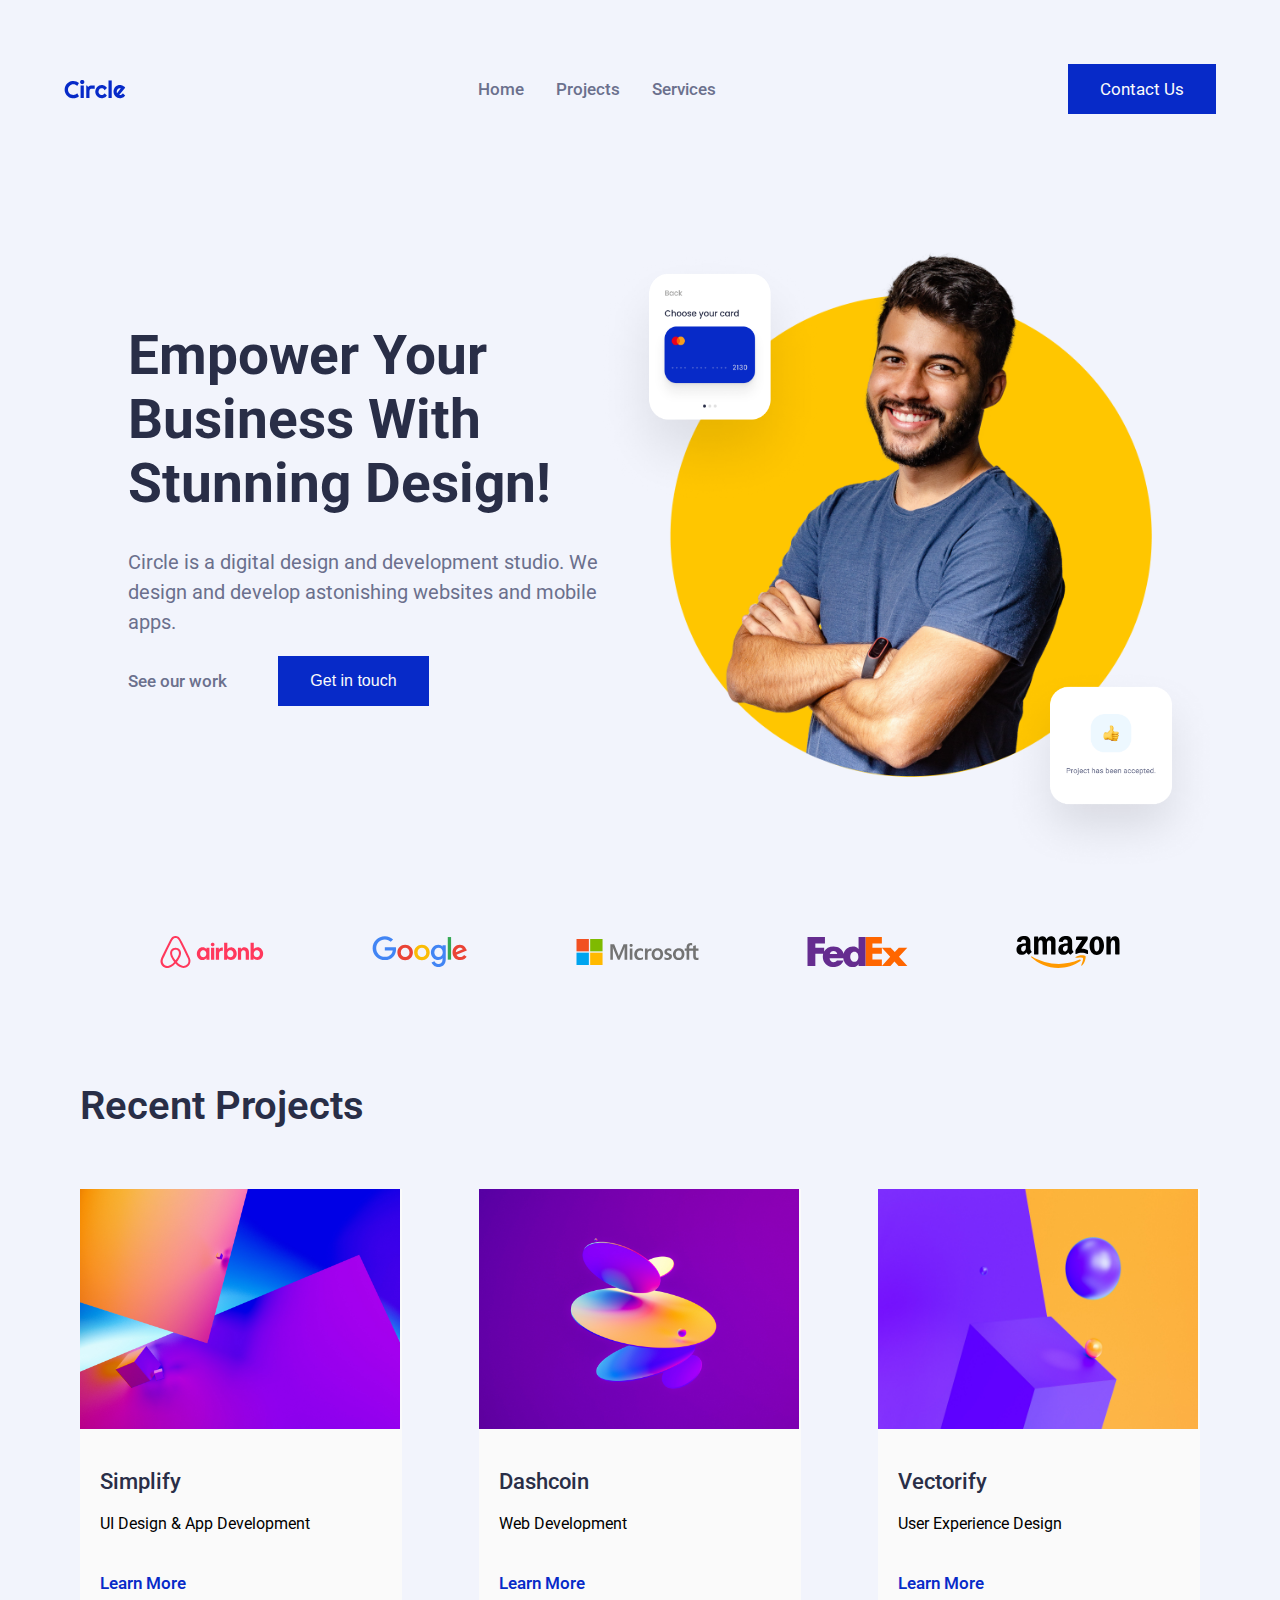
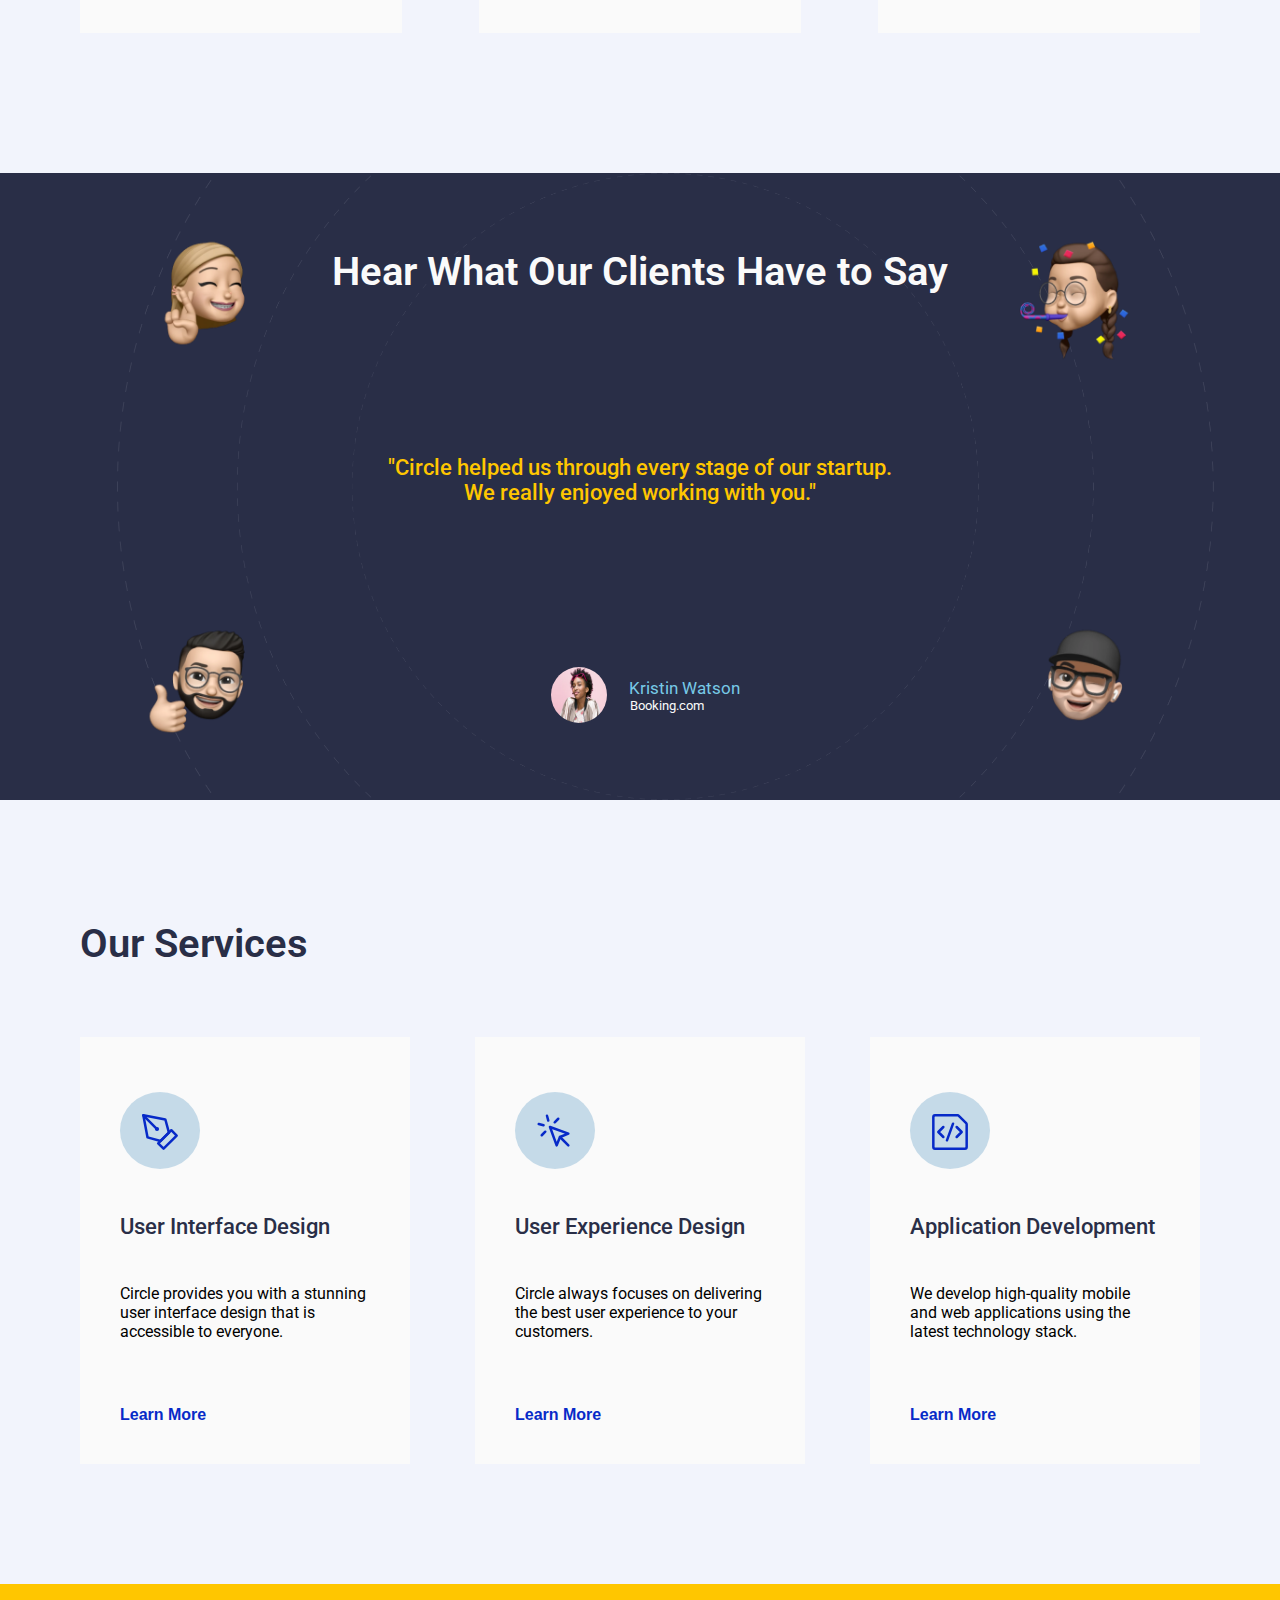
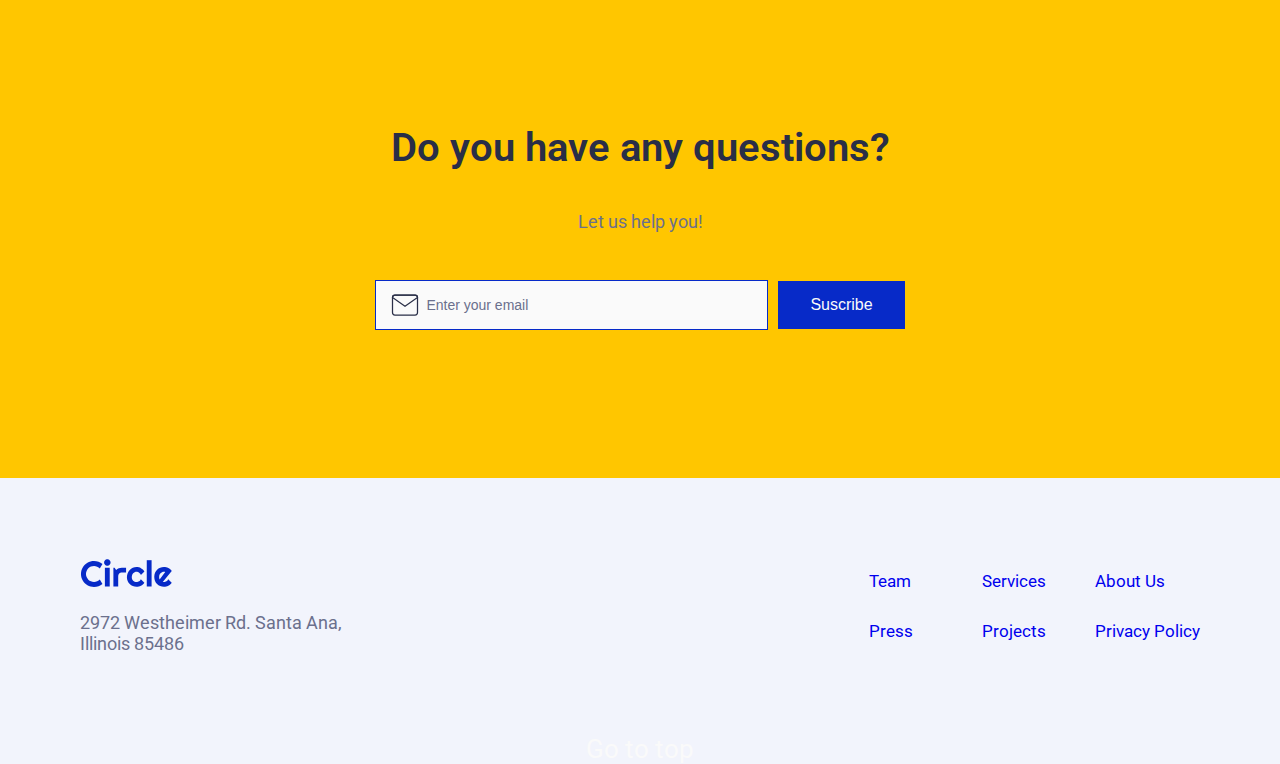
<file: index.html>
<!DOCTYPE html>
<html lang="en">
  <head>
    <meta charset="UTF-8" />
    <meta http-equiv="X-UA-Compatible" content="IE=edge" />
    <meta name="viewport" content="width=device-width, initial-scale=1.0" />
    <title>Circle Agency</title>
    <link rel="stylesheet" href="./resources/styles/style.css" />
  </head>
  <body>
    <header>
      <!-- ------------------- NAV BAR ---------------- -->
      <nav>
        <div id="circlenav">
        <img src="./resources/images/logos/circle.svg" alt="Circle logo">
        </div>
        <div id="navlist">
          <ul class="nav-menu">
            <li><a class="home" href="./index.html">Home</a></li>
            <br>
           <li><a href="#section3">Projects</a></li>
            <br>
            <li><a href="#section5">Services</a></li>
          </ul>
        </div>
        <div class="hamburguer">
          <span class="bar"></span>
          <span class="bar"></span>
          <span class="bar"></span>
        </div>
        <a class="contactus" href="./contact-us.html">Contact Us</a>
      </nav>
    </header>
   <!-----------section1---------->
    <section id="section1">
      <div id="sec1text">
        <h1>Empower Your Business With Stunning Design!</h1>
        <br>
        <p class="greytext">Circle is a digital design and development studio. We design and develop astonishing websites and mobile apps.</p>
        <br>
        <div id="buttons">
          <p class="seeourwork"> See our work
          </p>
          <button class="getintouch">Get in touch</button>
        </div>
      </div>
      <div id="images-3">
        <img class="card1" src="./resources/images/hero-section/card-1.png" alt="">

        <img class="img1" src="./resources/images/hero-section/hero-image.png" alt="foto chico">
        
        <img class="card2" src="./resources/images/hero-section/card-2.png" alt="">
      </div>
    </section>
    <!-----------section2---------->
    <section id="section2">
      <div class="logos">
        <div><img src="./resources/images/logos/airbnb-logo.svg" alt="logo airbnb"></div>
        <div><img src="./resources/images/logos/google-logo.svg" alt="logo google"></div>
        <div><img src="./resources/images/logos/microsoft-logo.svg" alt="logo microsoft"></div>
        <div><img src="./resources/images/logos/fedex-logo.svg" alt="logo fedEx"></div>
        <div><img src="./resources/images/logos/amazon-logo.svg" alt="logo amazon"></div>
      </div>
    </section>
    <!-----------section3---------->
    <section id="section3">
      <h2>Recent Projects</h2>
      <div id="recent-projects">
        <div id="box1">
          <img src="./resources/images/projects-section/1.jpg" alt="imgpro1">
          <div id="text1" class="text-projects">
            <h3>Simplify</h3>
            <p>UI Design & App Development</p>
            <a class="learnmore" href="./project.html">Learn More</a>
          </div>
        </div>
        <div id="box1">
            <img src="./resources/images/projects-section/2.jpg" alt="imgpro2">
          <div id="text2" class="text-projects">
           <h3>Dashcoin</h3>
           <p>Web Development</p>
           <a class="learnmore" href="./project.html">Learn More</a>
          </div>
        </div>
        <div id="box1">
           <img src="./resources/images/projects-section/3.jpg" alt="imgpro3">
          <div id="text3" class="text-projects">
            <h3>Vectorify</h3>
            <p>User Experience Design</p>
            <a class="learnmore" href="./project.html">Learn More</a>
          </div>
        </div>
      </div>
    </section>
      
    <!-- HASTA AQUÍ AINA -->
    <!-----------section4---------->
    <section class="section4" >
      <div class="container4">
        <h2>Hear What Our Clients Have to Say</h2>
        <h3>"Circle helped us through every stage of our startup. <br>
          We really enjoyed working with you."</h3>
      <div>
        <img src="./resources/images/testimonial-section/profile.png" alt="fotoKristen">
        <div class="TestimonialName">
          <h4>Kristin Watson</h4>
          <div>Booking.com</div>
        </div>
      </div>
    </div>
    <span><div class ="containerimg">
      <img src="./resources/images/testimonial-section/memoji-1.png" alt="memoji1">
      <img src="./resources/images/testimonial-section/memoji-2.png" alt="memoji2">
      <img src="./resources/images/testimonial-section/memoji-3.png" alt="memoji3">
      <img src="./resources/images/testimonial-section/memoji-4.png" alt="memoji4">
    </div></span>
    </section>
    <!-----------section5---------->
    <section id="section5">
      <h2>Our Services</h2>
      <div class="container5">
        <div>
          <div id= "k67">
          <img src="./resources/images/services-section/icons/1.svg" alt="icono 1">
          </div>
          <h3>User Interface Design</h3>
          <p>Circle provides you with a stunning user interface design that is accessible to everyone.</p>
          <button>Learn More</button>
        </div>
        <div>
          <div id= "k67">
          <img src="./resources/images/services-section/icons/2.svg" alt="icono 2">
         </div>
          <h3>User Experience Design</h3>
          <p>Circle always focuses on delivering the best user experience to your customers.</p>
          <button>Learn More</button>
        </div>
        <div>
          <div id= "k67">
          <img src="./resources/images/services-section/icons/3.svg" alt="icono 3">
           </div>
          <h3>Application Development</h3>
          <p>We develop high-quality mobile and web applications using the latest technology stack.</p>
          <button>Learn More</button>
        </div>
      </div>
    </section>
    <!-----------section6---------->
    <section class="section6">
      <div class="container6">
        <h2>Do you have any questions?</h2>
        <h5>Let us help you!</h5>
        <div class="input">
          <img src="./resources/images/newsletter/icon/mail.svg" alt="email icon">
        <input type="text" placeholder="Enter your email" >
        <button>Suscribe</button>
      </div>
      </div>
    </section>
    <!-----------Footer---------->
    <footer>
      <section class="section7">
      <div class="containerFooter">
        <div class="container1">
        <img src="./resources/images/logos/circle.svg" alt="Circle logo">
        <h5>2972 Westheimer Rd. Santa Ana,<br> Illinois 85486</h5>
        </div>
       
        <ul class="container2-grid">
         <li><a class="learnmore" href="#">Team</a></li>
         <li><a class="learnmore" href="#">Services</a></li>
         <li><a class="learnmore" href="#">About Us</a></li>
         <li><a class="learnmore" href="#">Press</a></li>
         <li><a class="learnmore" href="#">Projects</a></li>
         <li><a class="learnmore" href="#">Privacy Policy</a></li>
       </ul>
      </div>
      </div>
     </section>
   </footer>
   <div class= "scroll-to-top">Go to top</div>
   <script src="./resources/js/index.js"></script>
  </body>
</html>
</file>
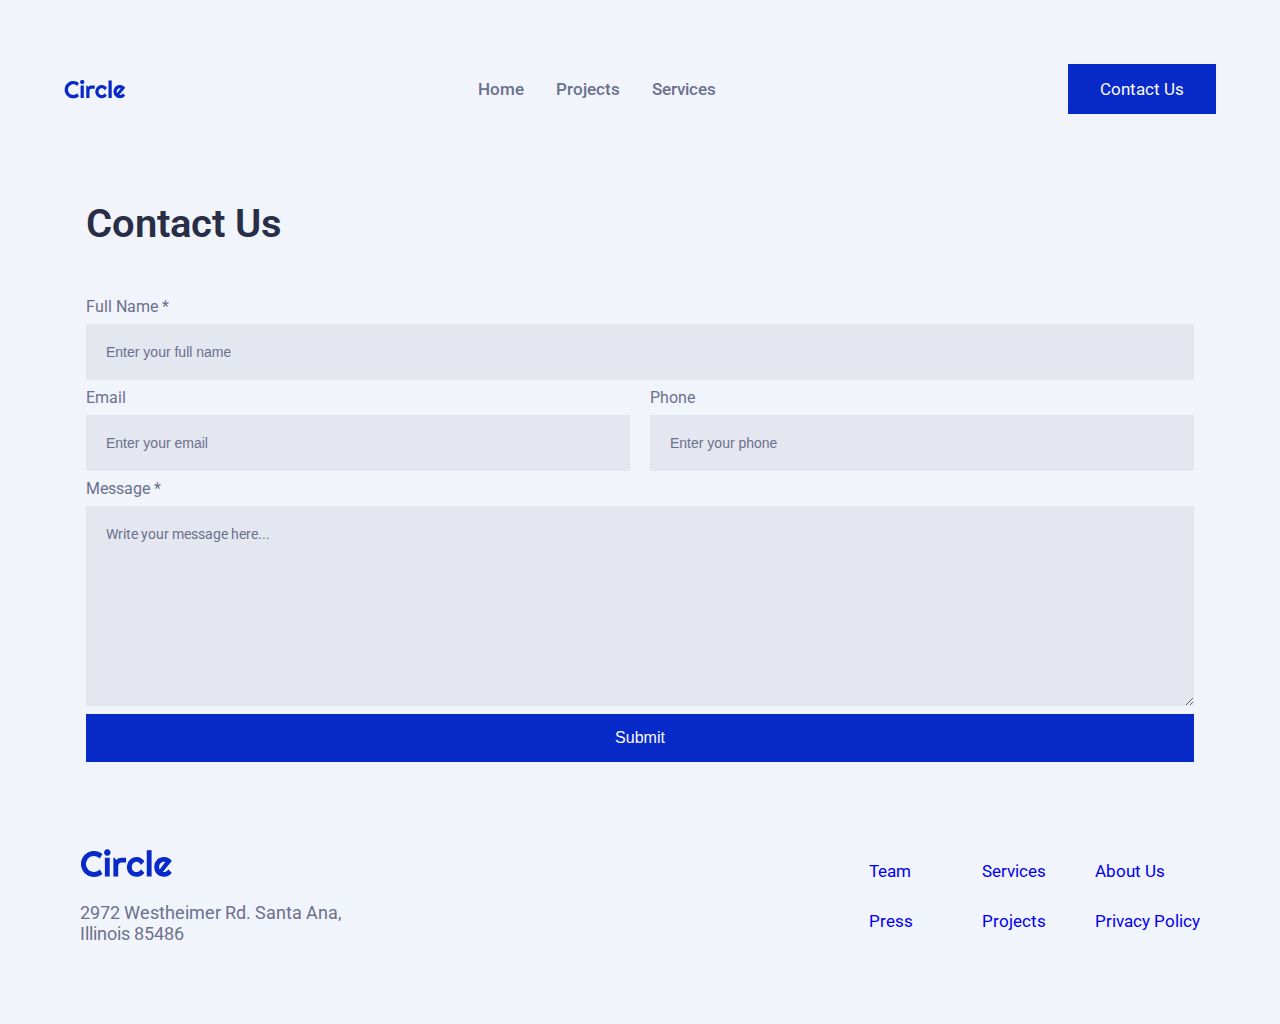
<file: contact-us.html>
<!DOCTYPE html>
<html lang="en">
<head>
    <meta charset="UTF-8">
    <meta http-equiv="X-UA-Compatible" content="IE=edge">
    <meta name="viewport" content="width=device-width, initial-scale=1.0">
    <title>Contact Us!</title>
    <link rel="stylesheet" href="./resources/styles/style.css">
</head>
<body>
  <header>
    <!-- ------------------- NAV BAR ---------------- -->
    <nav>
      <div id="circlenav">
      <img src="./resources/images/logos/circle.svg" alt="Circle logo">
      </div>
      <div id="navlist">
        <ul class="nav-menu">
          <li><a href="./index.html">Home</a></li>
          <br>
         <li><a href="./project.html">Projects</a></li>
          <br>
          <li><a href="#">Services</a></li>
        </ul>
      </div>
      <div class="hamburguer">
        <span class="bar"></span>
        <span class="bar"></span>
        <span class="bar"></span>
      </div>
      <a class="contactus" href="./contact-us.html">Contact Us</a>
    </nav>
  </header>
  <!-- ------ SECTION 1 FORM ------ -->
  <section id="form">
    <h2 class="title">Contact Us</h2>
    <div class="allform">
      <label class="formLabel" for="yourName">Full Name *</label>
      <input class="formLabel" type="text" id="yourName" placeholder="Enter your full name" required/>

      <div class="email-phone">
      <label class="formLabel" for="yourEmail">Email
      <input type="email" id="yourEmail" placeholder="Enter your email" />
      </label>
      <label class="formLabel" for="yourPhone">Phone
      <input  type="text" id="yourPhone" placeholder="Enter your phone" />
      </label>
      </div>
     
      <label class="formLabel" for="yourMessage">Message *</label>
      <textarea name="" id="yourMessage" cols="30" rows="10" placeholder="Write your message here..."></textarea>
  </div>
  <button class="submit-button">Submit</button>
  </section>


   <!-----------Footer---------->
   <footer>
    <section class="section7">
    <div class="containerFooter">
      <div class="container1">
      <img src="./resources/images/logos/circle.svg" alt="Circle logo">
      <h5>2972 Westheimer Rd. Santa Ana,<br> Illinois 85486</h5>
      </div>
     
      <ul class="container2-grid">
        <li><a class="learnmore" href="#">Team</a></li>
        <li><a class="learnmore" href="#">Services</a></li>
        <li><a class="learnmore" href="#">About Us</a></li>
        <li><a class="learnmore" href="#">Press</a></li>
        <li><a class="learnmore" href="#">Projects</a></li>
        <li><a class="learnmore" href="#">Privacy Policy</a></li>
     </ul>
    </div>
    </div>
   </section>
 </footer>
 <script src="./resources/js/contact.js"></script>
</body>
</html>
</file>
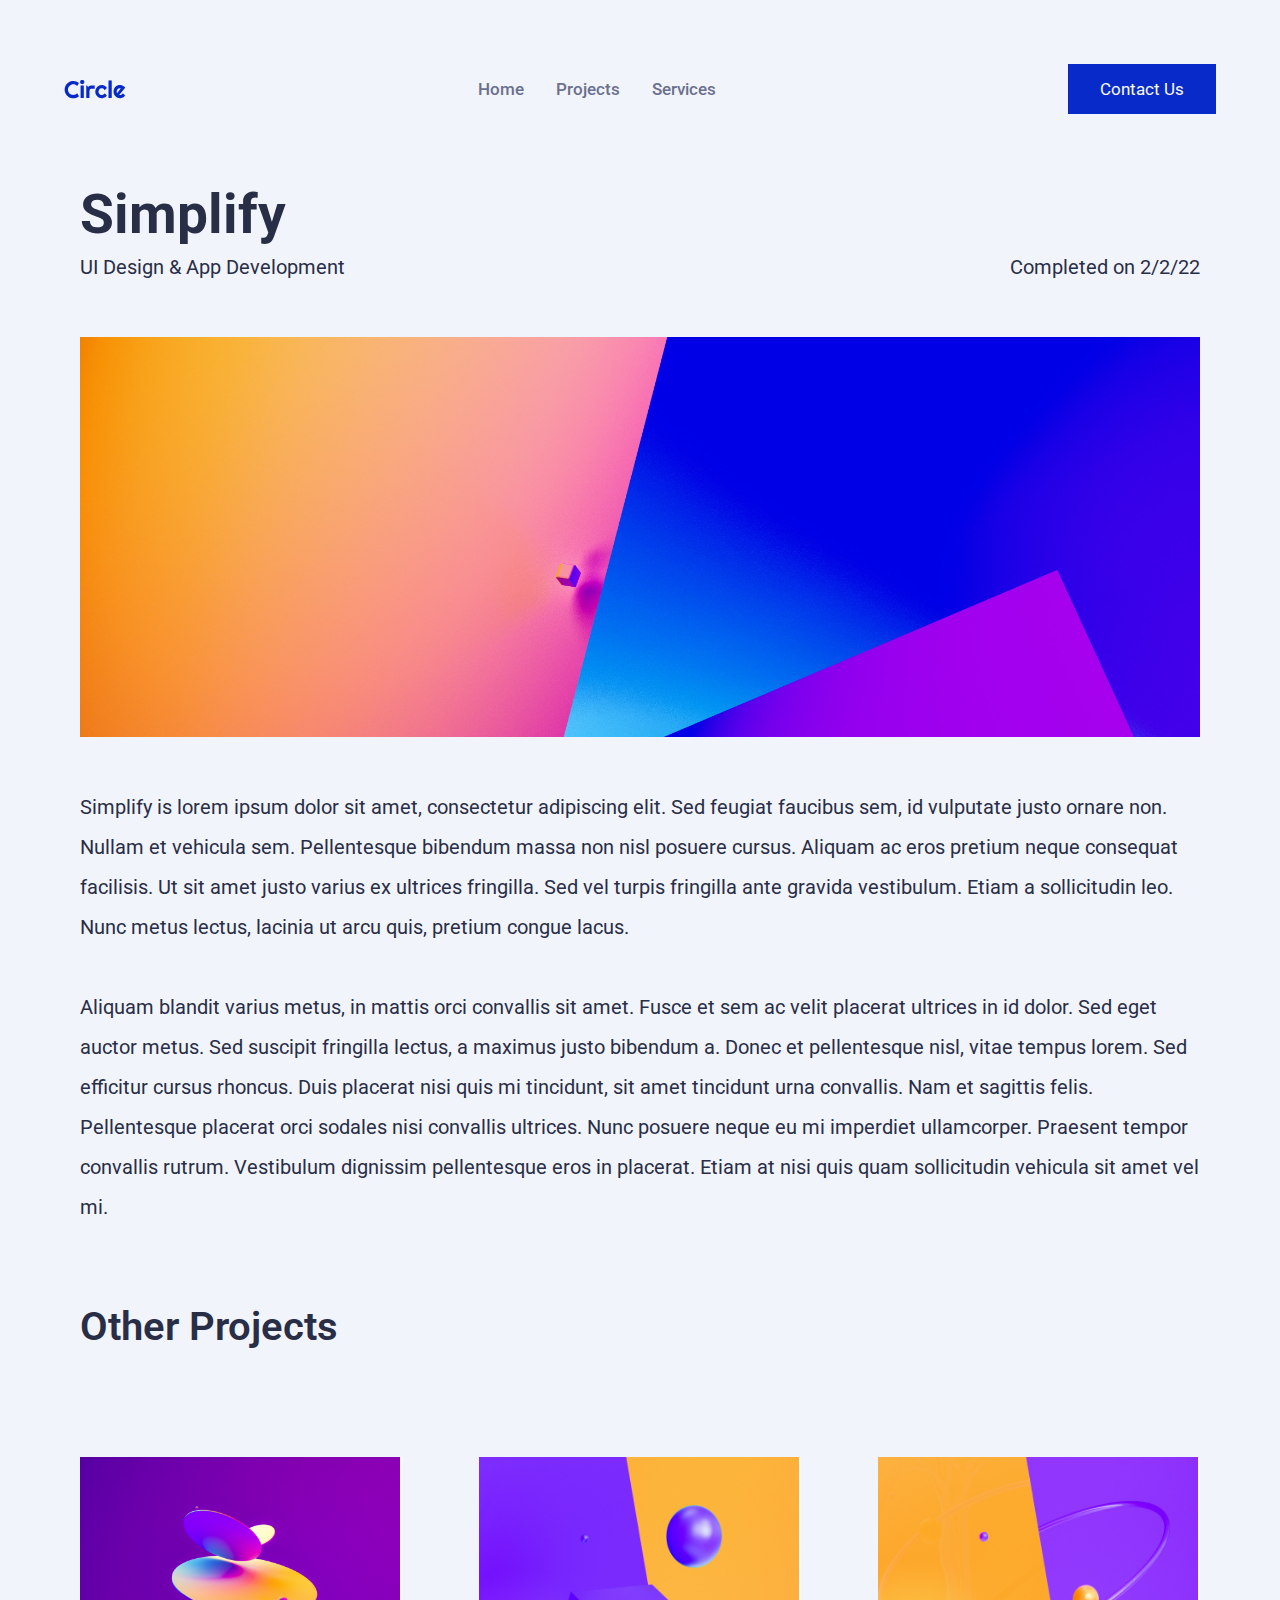
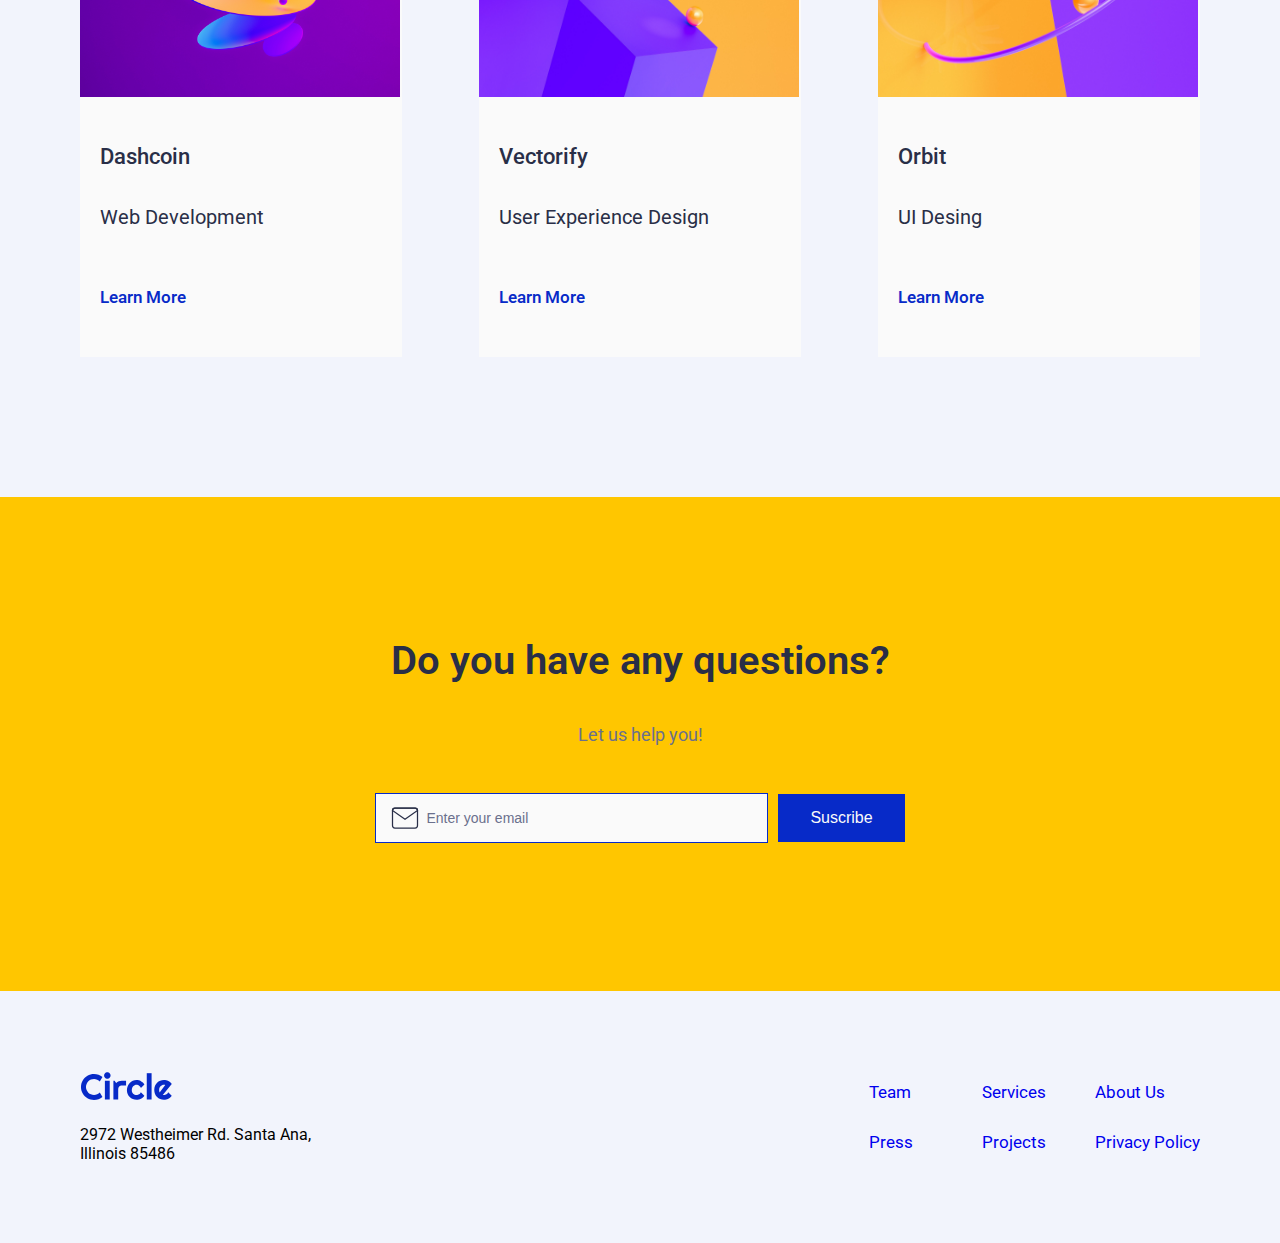
<file: project.html>
<!DOCTYPE html>
<html lang="en">
<head>
    <meta charset="UTF-8">
    <meta http-equiv="X-UA-Compatible" content="IE=edge">
    <meta name="viewport" content="width=device-width, initial-scale=1.0">
    <title>Recent Projects</title>
    <link rel="stylesheet" href="./resources/styles/style.css">
</head>
<body>
  <header>
    <!-- ------------------- NAV BAR ---------------- -->
    <nav>
      <div id="circlenav">
      <img src="./resources/images/logos/circle.svg" alt="Circle logo">
      </div>
      <div id="navlist">
        <ul class="nav-menu">
          <li><a href="./index.html">Home</a></li>
          <br>
         <li><a href="./project.html">Projects</a></li>
          <br>
          <li><a href="#">Services</a></li>
        </ul>
      </div>
      <div class="hamburguer">
        <span class="bar"></span>
        <span class="bar"></span>
        <span class="bar"></span>
      </div>
      <a class="contactus" href="./contact-us.html">Contact Us</a>    
    </nav>
  </header>
      <!-- ----------------- SECTION 1 ------------------->
      <section class="section1">
        <div class="container-project">
          <div>
            <h1 id="title-project">Simplify</h1>
            <p>UI Design & App Development</p>
          </div>
            <p>Completed on 2/2/22</p>
        </div>
        <div class="mainProject"></div>
        <p id="body-project">Simplify is lorem ipsum dolor sit amet, consectetur adipiscing elit. Sed feugiat faucibus sem, id vulputate justo ornare non. Nullam et vehicula sem. Pellentesque bibendum massa non nisl posuere cursus. Aliquam ac eros pretium neque consequat facilisis. Ut sit amet justo varius ex ultrices fringilla. Sed vel turpis fringilla ante gravida vestibulum. Etiam a sollicitudin leo. Nunc metus lectus, lacinia ut arcu quis, pretium congue lacus. <br>
<br>
            Aliquam blandit varius metus, in mattis orci convallis sit amet. Fusce et sem ac velit placerat ultrices in id dolor. Sed eget auctor metus. Sed suscipit fringilla lectus, a maximus justo bibendum a. Donec et pellentesque nisl, vitae tempus lorem. Sed efficitur cursus rhoncus. Duis placerat nisi quis mi tincidunt, sit amet tincidunt urna convallis. Nam et sagittis felis. Pellentesque placerat orci sodales nisi convallis ultrices. Nunc posuere neque eu mi imperdiet ullamcorper. Praesent tempor convallis rutrum. Vestibulum dignissim pellentesque eros in placerat. Etiam at nisi quis quam sollicitudin vehicula sit amet vel mi.</p>
        
      </section>
      <!-- ----------------- SECTION 2 ------------------->
      <section class="section2">
        <h2>Other Projects</h2>
        <div class="container2">
          <div>
            <img src="./resources/images/projects-section/2.jpg" alt="">
            <div id="te1" class="text-projects">
              <h3>Dashcoin</h3>
            <p>Web Development</p>
            <a href="#">Learn More</a>
          </div>
          </div>
          <div>
            <img src="./resources/images/projects-section/3.jpg" alt="">
            <div id="te2" class="text-projects">
            <h3>Vectorify</h3>
            <p>User Experience Design</p>
            <a href="#">Learn More</a>
          </div>
           </div>
        <div>
            <img src="./resources/images/projects-section/4.jpg" alt="">
            <div id="te3" class="text-projects">
            <h3>Orbit</h3>
            <p>UI Desing</p>
            <a href="#">Learn More</a>
          </div>
        </div>
      </div>
      </section>
          <!-----------section6---------->
          <section class="section6">
            <div class="container6">
              <h2>Do you have any questions?</h2>
              <h5>Let us help you!</h5>
              <div class="input">
                <img src="./resources/images/newsletter/icon/mail.svg" alt="email icon">
              <input type="text" placeholder="Enter your email" >
              <button>Suscribe</button>
            </div>
            </div>
          </section>
      <!-- ----------------- FOOTER ------------------->
      <footer>
        <section>
        <div class="containerFooter">
          <div class="container1">
          <img src="./resources/images/logos/circle.svg" alt="Circle logo">
          <div>2972 Westheimer Rd. Santa Ana,<br> Illinois 85486</div>
          </div>
         
          <ul class="container2-grid">
            <li><a class="learnmore" href="#">Team</a></li>
            <li><a class="learnmore" href="#">Services</a></li>
            <li><a class="learnmore" href="#">About Us</a></li>
            <li><a class="learnmore" href="#">Press</a></li>
            <li><a class="learnmore" href="#">Projects</a></li>
            <li><a class="learnmore" href="#">Privacy Policy</a></li>
         </ul>
        </div>
        </div>
       </section>
     </footer>

</body>
<script src="./resources/js/project.js"></script>
</html>
</file>
<file: resources/styles/style.css>
@import url("https://fonts.googleapis.com/css2?family=Cinzel&family=Roboto:wght@100;300;400;500&display=swap");
:root {
  --primary: #072ac8;
}
* {
  margin: 0;
  padding: 0;
  box-sizing: border-box;
  scroll-behavior: smooth;
}

body {
  font-family: "Roboto", sans-serif;
  background-color: #f2f4fc;
}

button {
  background-color: #072ac8;
  border: none;
  color: #fafafa;
  padding: 15px 32px;
  text-align: center;
  text-decoration: none;
  display: inline-block;
  font-size: 16px;
  cursor: pointer;
}

a {
  text-decoration: none;
  font-size: 17px;
}

h1 {
  font-size: 55px;
  color: #292e47;
  margin-bottom: 13px;
}

h2 {
  font-weight: 600;
  color: #292e47;
  font-size: 40px;
}

h3 {
  font-weight: 500;
  color: #292e47;
  font-size: 22px;
}
h5 {
  font-weight: 400;
  color: #6b708d;
  font-size: 18px;
}

.learnmore:visited {
  color: #072ac8;
}
/* ------------------------------------------------------------------------ */
/* ------------------------------ INDEX html ------------------------------ */

/* ------------------------------ Splash page ------------------------------ */

/* ------ CIRCULAR ANIMATION ------ */

/* Your CSS code goes here */
/* ------------------------------ Navbar ------------------------------ */

nav {
  display: flex;
  justify-content: space-between;
  align-items: center;
  flex-direction: row;
  margin: 5%;
}

#circlenav {
  display: flex;
  height: 20px;
  top: 0%;
}

#circlenav:hover {
  cursor: pointer;
}

#navlist ul {
  display: flex;
  flex-wrap: wrap;
  justify-content: space-between;
  text-align: center;
  gap: 1rem;
  list-style: none;
  font-size: 17px;
  font-weight: 500;
}
.home {
  color: #0082f3;
}

.nav-menu li:first-of-type a {
  color: #0082f3;
}
#navlist a {
  color: #6b708d;
}

#navlist a:hover {
  color: #072ac8;
  cursor: pointer;
}

/*  ------------ HAMBURGUER ------------- */

.hamburguer {
  display: none;
  cursor: pointer;
}

.bar {
  display: block;
  width: 25px;
  height: 3px;
  margin: 5px auto;
  -webkit-transition: all 0.3s ease-in-out;
  transition: all 0.3s ease-in-out;
  background-color: #292e47;
}

.contactus {
  color: #fafafa;
  background-color: #072ac8;
  border: none;
  padding: 15px 32px;
  text-align: center;
  text-decoration: none;
  display: inline-block;
  cursor: pointer;
}

.contactus:visited {
  color: var(#fafafa);
}

.contactus:hover {
  background-color: #414247;
}

/* ------------------------------   SECTION 1 ------------------------------ */

#section1 {
  display: grid;
  grid-template-columns: 2fr 1fr;
  margin: 10%;
  justify-content: end;
}

#sec1text {
  display: flex;
  flex-direction: column;
  justify-content: center;
  align-items: flex-start;
  text-align: left;
  padding-right: 8%;
}

.greytext {
  color: #6b708d;
  font-size: 20px;
  line-height: 150%;
}

#buttons {
  display: grid;
  grid-template-columns: 1fr 1fr;
}

.getintouch:hover {
  background-color: #414247;
}

.seeourwork {
  padding: 15px 0px;
  color: #6b708d;
  font-size: 17px;
  font-weight: 500;
}

.seeourwork:hover {
  cursor: pointer;
}

#images-3 {
  position: relative;
}

.img1 {
  height: 540px;
}

.card1 {
  height: 50%;
  width: 50%;
  position: absolute;
  top: 0px;
  left: -80px;
  z-index: 1;
}

.card2 {
  height: 39%;
  width: 46%;
  position: absolute;
  bottom: -89px;
  right: -70px;
  z-index: 1;
}

/* ------------------------------ SECTION 2 Partners ------------------------------ */
#section2 {
  display: flex;
  flex-direction: column;
  justify-content: center;
  overflow: hidden;
  margin: 0px 80px;
}

.logos {
  display: flex;
  flex-direction: row;
  flex-wrap: wrap;
  justify-content: space-between;
  align-items: center;
  margin: 30px 80px;
  animation: scroll 10s linear infinite;
  gap: 20px;
  margin-top: 22px;
}
/* .logos::before {
  position: absolute;
  height: 100%;
  width: 10rem;
}
.logos::before {
  left: 0;
  background: linear-gradient(to right);
}
.logos::after {
  right: 0;
  background: linear-gradient(to left);
} */
@keyframes scroll {
  0% {
    transform: translateX(80vw);
  }

  100% {
    transform: translateX(-180vw);
  }
}

/* ------------------------------ SECTION 3 Recent projects ------------------------------ */

#section3 {
  display: flex;
  flex-direction: column;
  padding: 80px;
}

#recent-projects,
.container2 {
  display: flex;
  flex-direction: row;
  gap: 16px;
  justify-content: space-between;
  flex-wrap: wrap;
  padding: 60px 0px;
}

#recent-projects div,
.container2 div {
  background-color: #fafafa;
  display: flex;
  flex-direction: column;
  align-items: flex-start;
  gap: 20px;
}
#box1 img,
.container2 img {
  height: 240px;
  width: 320px;
}

.text-projects {
  padding: 20px;
  padding-bottom: 40px;
}
.text-projects p {
  width: 282px;
}
/* ------------------------------ Client reviews ------------------------------ */
.section4 {
  background-color: #292e47;
  background-image: url(../images/testimonial-section/orbit.png);
  background-size: cover;
  position: relative;
  padding: 15px;
}
.container4 {
  display: flex;
  flex-direction: column;
  gap: 160px;
  align-content: center;
  justify-content: space-around;
  align-items: center;
  padding: 60px;
}
.containerimg img:nth-child(1) {
  position: absolute;
  top: 50px;
  left: 130px;
  height: 140px;
  width: 140px;
}
.containerimg img:nth-child(2) {
  position: absolute;
  bottom: 50px;
  right: 130px;
  height: 140px;
  width: 140px;
}
.containerimg img:nth-child(3) {
  position: absolute;
  bottom: 50px;
  left: 130px;
  height: 140px;
  width: 140px;
}
.containerimg img:nth-child(4) {
  position: absolute;
  top: 50px;
  right: 130px;
  height: 140px;
  width: 140px;
}
.container4 div {
  display: flex;
  text-align: justify;
  align-items: center;
}
.container4 h2 {
  color: #fafafa;
}
.container4 h3 {
  color: #ffc600;
  width: 70%;
  text-align: center;
}
.container4 div img {
  height: 56px;
  width: 56px;
  border-radius: 50%;
  margin: 2px 10px;
}

.TestimonialName {
  display: flex;
  flex-direction: column;
  text-align: start;
  font-size: 18px;
}
.TestimonialName :first-child {
  color: rgb(119, 201, 230);
  margin-left: 12px;
  font-weight: 400;
  font-size: 17px;
}
.TestimonialName :last-child {
  color: #fafafa;
  margin-left: -22px;
  font-weight: 400;
  font-size: 13px;
}
/* ------------------------------ Services ------------------------------ */
#section5 {
  display: flex;
  flex-direction: column;
  margin: 120px 80px 120px 80px;
  gap: 70px;
}

.container5 {
  display: flex;
  flex-direction: row;
  flex-wrap: wrap;
  align-items: stretch;
  gap: 30px;
  align-content: stretch;
  justify-content: space-between;
}

#k67 {
  width: 40px;
  height: 2px;
  background-color: rgba(128, 177, 210, 0.434);
  border-radius: 50%;
  display: flex;
  align-items: center;
  padding-bottom: 22px;
  position: relative;
}
#k67 img {
  position: absolute;
  margin-top: -30px;
}
.container5 div {
  background-color: #fafafa;
  display: flex;
  flex-direction: column;
  /* flex-wrap: nowrap; */
  gap: 45px;
  padding: 40px;
  align-items: flex-start;
  width: 330px;
  align-content: center;
  justify-content: space-evenly;
  padding-top: 55px;
}
.container5 button,
.text-projects a {
  color: var(--primary);
  background-color: #fafafa;
  margin-top: 20px;
  padding: 0;
  font-weight: 550;
}
/* ------------------------------ Questions form ------------------------------ */
.section6 {
  background-color: #ffc600;
  padding: 20px;
}
.container6 {
  display: flex;
  flex-direction: column;
  justify-content: space-evenly;
  align-items: center;
  margin: 50px;
  flex-wrap: wrap;
  align-content: center;
  padding: 70px;
  gap: 40px;
}

.input {
  display: flex;
  flex-direction: row;
  /* flex-wrap: wrap; */
  gap: 10px;
  align-items: center;
}

.container6 input {
  background-color: #fafafa;
  border: 1px solid #072ac8;
  height: 50px;
  width: 393px;
  padding-left: 50px;
  position: relative;
}
.input img {
  position: absolute;
  margin-left: 15px;
  z-index: 2;
}

/* ------------------------------ Footer ------------------------------ */

.containerFooter {
  display: flex;
  flex-direction: row;
  flex-wrap: wrap;
  align-content: center;
  justify-content: space-between;
  align-items: center;
  margin: 80px;
  gap: 30px;
}
.container2-grid {
  display: grid;
  grid-template-columns: 1fr 1fr 1fr;
  list-style: none;
  gap: 30px 8px;
}
.containerFooter img {
  height: 30px;
  margin-bottom: 20px;
}
/* -------------------------------------------------------------------------- */
/* ------------------------------ PROJECT html ------------------------------ */
/* -------------------------------------------------------------------------- */
/* ------------------------------ Project main ------------------------------ */
.section1,
.section2 {
  display: flex;
  flex-direction: column;
  margin: 80px;
  gap: 50px;
  color: #292e47;
  font-size: 20px;
  line-height: 40px;
}
.container-project {
  display: flex;
  flex-direction: row;
  align-items: flex-end;
  justify-content: space-between;
}
.mainProject {
  background-image: url(../images/projects-section/1.jpg);
  background-size: cover;
  height: 400px;
  width: 100%;
}

/* a:visited {
  color: var(--primary);
}
 */
/* ----------------------------------------------------------------------------- */
/* ------------------------------ CONTACT-US html ------------------------------ */
/* --------------- CONTACT US FORM ----------------*/
#form {
  margin: 150px;
}

.allform {
  display: flex;
  flex-direction: column;
  flex-wrap: wrap;
  margin-top: 50px;
  color: #6b708d;
}

.email-phone {
  display: flex;
  flex-direction: row;
  flex-wrap: nowrap;
  justify-content: space-between;
  gap: 20px;
}

.email-phone label {
  width: 50%;
}

input {
  font-size: 14px;
  color: #6b708d;
  background-color: rgba(107, 112, 141, 0.1);
  width: 100%;
  padding: 20px 20px;
  margin: 8px 0;
  box-sizing: border-box;
  border: transparent;
}

::placeholder {
  color: #6b708d;
}

textarea {
  font-size: 14px;
  color: #6b708d;
  background-color: rgba(107, 112, 141, 0.1);
  width: 100%;
  padding: 20px 20px;
  margin: 8px 0;
  box-sizing: border-box;
  border: transparent;
}

textarea::placeholder {
  font-family: "Roboto", sans-serif;
}
.submit-button:hover {
  background-color: #292e47;
  cursor: pointer;
}

.submit-button {
  width: 100%;
}

/* ----------------------------------------------------------------------------- */
/* ------------------------------ Form ------------------------------ */
#form {
  margin: 86px;
}

.allform {
  display: flex;
  flex-direction: column;
  flex-wrap: wrap;
  margin-top: 50px;
  color: #6b708d;
}

.email-phone {
  display: flex;
  flex-direction: row;
  flex-wrap: nowrap;
  justify-content: space-between;
  gap: 20px;
}

.email-phone label {
  width: 50%;
}

input {
  font-size: 14px;
  color: #6b708d;
  background-color: rgba(107, 112, 141, 0.1);
  width: 100%;
  padding: 20px 20px;
  margin: 8px 0;
  box-sizing: border-box;
  border: transparent;
}

::placeholder {
  color: #6b708d;
}

textarea {
  font-size: 14px;
  color: #6b708d;
  background-color: rgba(107, 112, 141, 0.1);
  width: 100%;
  padding: 20px 20px;
  margin: 8px 0;
  box-sizing: border-box;
  border: transparent;
}

textarea::placeholder {
  font-family: "Roboto", sans-serif;
}
.submit-button:hover {
  background-color: #292e47;
  cursor: pointer;
}

.submit-button {
  width: 100%;
}
/* ----------------------------------------------------------------------------- */
/* ------------------------------ About html ------------------------------ */
/* ----------------------------------------------------------------------------- */
/* Your CSS code goes here */
/* --------------------------------------------------------------------------- */
/* ------------------------------ MEDIA QUERIES ------------------------------ */
/* --------------------------------------------------------------------------- */
/* ------------------------- Smaller than 766px (mobile) ------------------------- */
@media (max-width: 766px) {
  * {
    font-size: 17px;
  }
  a {
    font-size: 15px;
  }
  h2 {
    font-size: 30px;
  }
  h5 {
    font-size: 18px;
  }

  .logos {
    display: flex;
    flex-direction: row;
    justify-content: space-between;
    gap: 40px;
    animation: none;
    margin: 0;
    margin-top: 50px;
  }
  .logos :nth-child(5) {
    display: none;
  }

  .input {
    flex-direction: column;
    position: relative;
    width: 80%;
  }
  .input img {
    left: 0px;
    top: 15px;
    height: 20px;
  }
  .input input {
    width: 100%;
    border: none;
    font-size: 15px;
  }
  .container6 button {
    width: 100%;
  }
  .container6 {
    margin: 40px;
    padding: 0px;
  }
  .containerFooter {
    flex-direction: column;
    text-align: center;
    margin: 24px;
  }
  .containerFooter img {
    height: 25px;
  }
  .container2-grid {
    gap: 8px;
    align-items: center;
    justify-items: center;
  }

  .section1,
  .section2 {
    margin: 40px;
    gap: 25px;
    line-height: 27px;
  }
  .container-project {
    flex-direction: column;
    align-items: flex-start;
  }

  .container2 div,
  .container5 div,
  #section3 div {
    width: 100%;
  }
  #box1 img,
  .container2 img {
    width: 100%;
    object-fit: cover;
  }

  #box1,
  .container2 {
    flex-direction: column;
    align-items: center;
    justify-content: center;
  }
  .containerimg {
    display: none;
  }
  .container4 h3 {
    width: 120%;
  }
  #form {
    margin: 30px;
  }

  .email-phone {
    display: flex;
    flex-direction: column;
    gap: 0;
  }

  .email-phone label {
    width: 100%;
  }

  /*  ------------ HAMBURGUER RESPONSIVE ------------- */

  .hamburguer {
    display: block;
  }

  .hamburguer.active .bar:nth-child(2) {
    opacity: 0;
  }

  .hamburguer.active .bar:nth-child(1) {
    transform: translateY(8px) rotate(45deg);
  }

  .hamburguer.active .bar:nth-child(3) {
    transform: translateY(-8px) rotate(-45deg);
  }

  .nav-menu {
    position: absolute;
    top: -200%;
    /*  top: 80px; */
    gap: 0;
    flex-direction: column;
    background-color: #c8c8c8;
    width: 100%;
    text-align: left;
    transition: top 0.5s;
    left: 0%;
  }

  .nav-menu li {
    margin: 10px 0;
    text-align: left;
    margin-left: 30px;
  }

  .nav-menu.active {
    top: 80px;
  }

  #navlist ul {
    gap: 0;
  }

  .contactus {
    display: none;
  }
  /* ------------------------SECTION 1 RESPONSIVE-----------------------*/
  .card1 {
    display: none;
  }

  .card2 {
    display: none;
  }

  #section1 {
    display: flex;
    flex-direction: column;
    margin: 0;
    flex-wrap: wrap;
    align-items: center;
  }

  #sec1text {
    justify-content: center;
    text-align: center;
    margin: 2%;
    align-items: center;
    padding: 5%;
  }

  .greytext {
    color: #6b708d;
    font-size: 15px;
    line-height: 150%;
  }

  #buttons {
    display: flex;
    flex-direction: row-reverse;
    align-items: center;
    gap: 20px;
  }

  h1 {
    font-size: 35px;
  }
}

/* ------------------------------ Alert ------------------------------ */

/* Your CSS code goes here */
/* ------------------------------ Sticky scroll bar ------------------------------ */
.scroll-to-top {
  height: 30px;
  width: 100%;
  background-color: transparent;
  position: sticky;
  text-align: center;
  bottom: 10;
  color: #fafafa;
  font-size: 26px;
}
.scroll-to-top:hover {
  background-color: rgba(36, 35, 35, 0.77);
}
</file>
